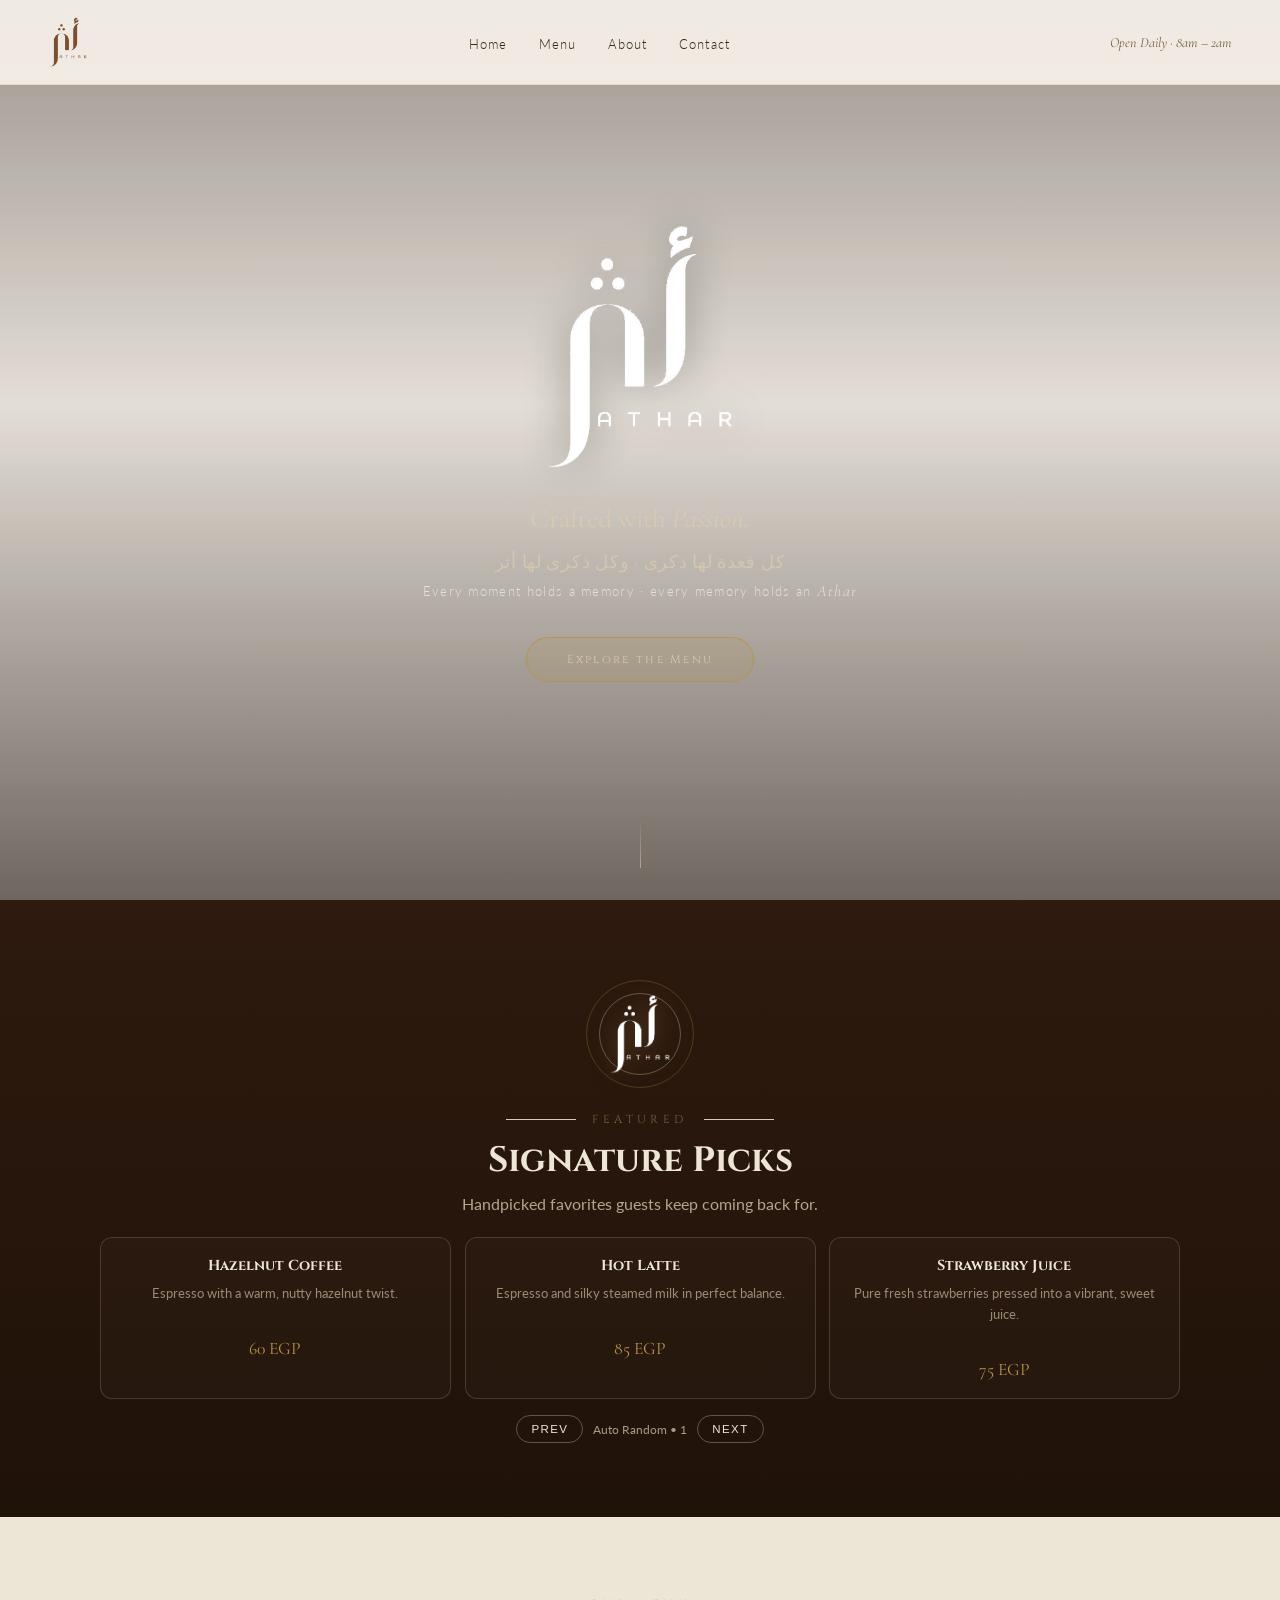
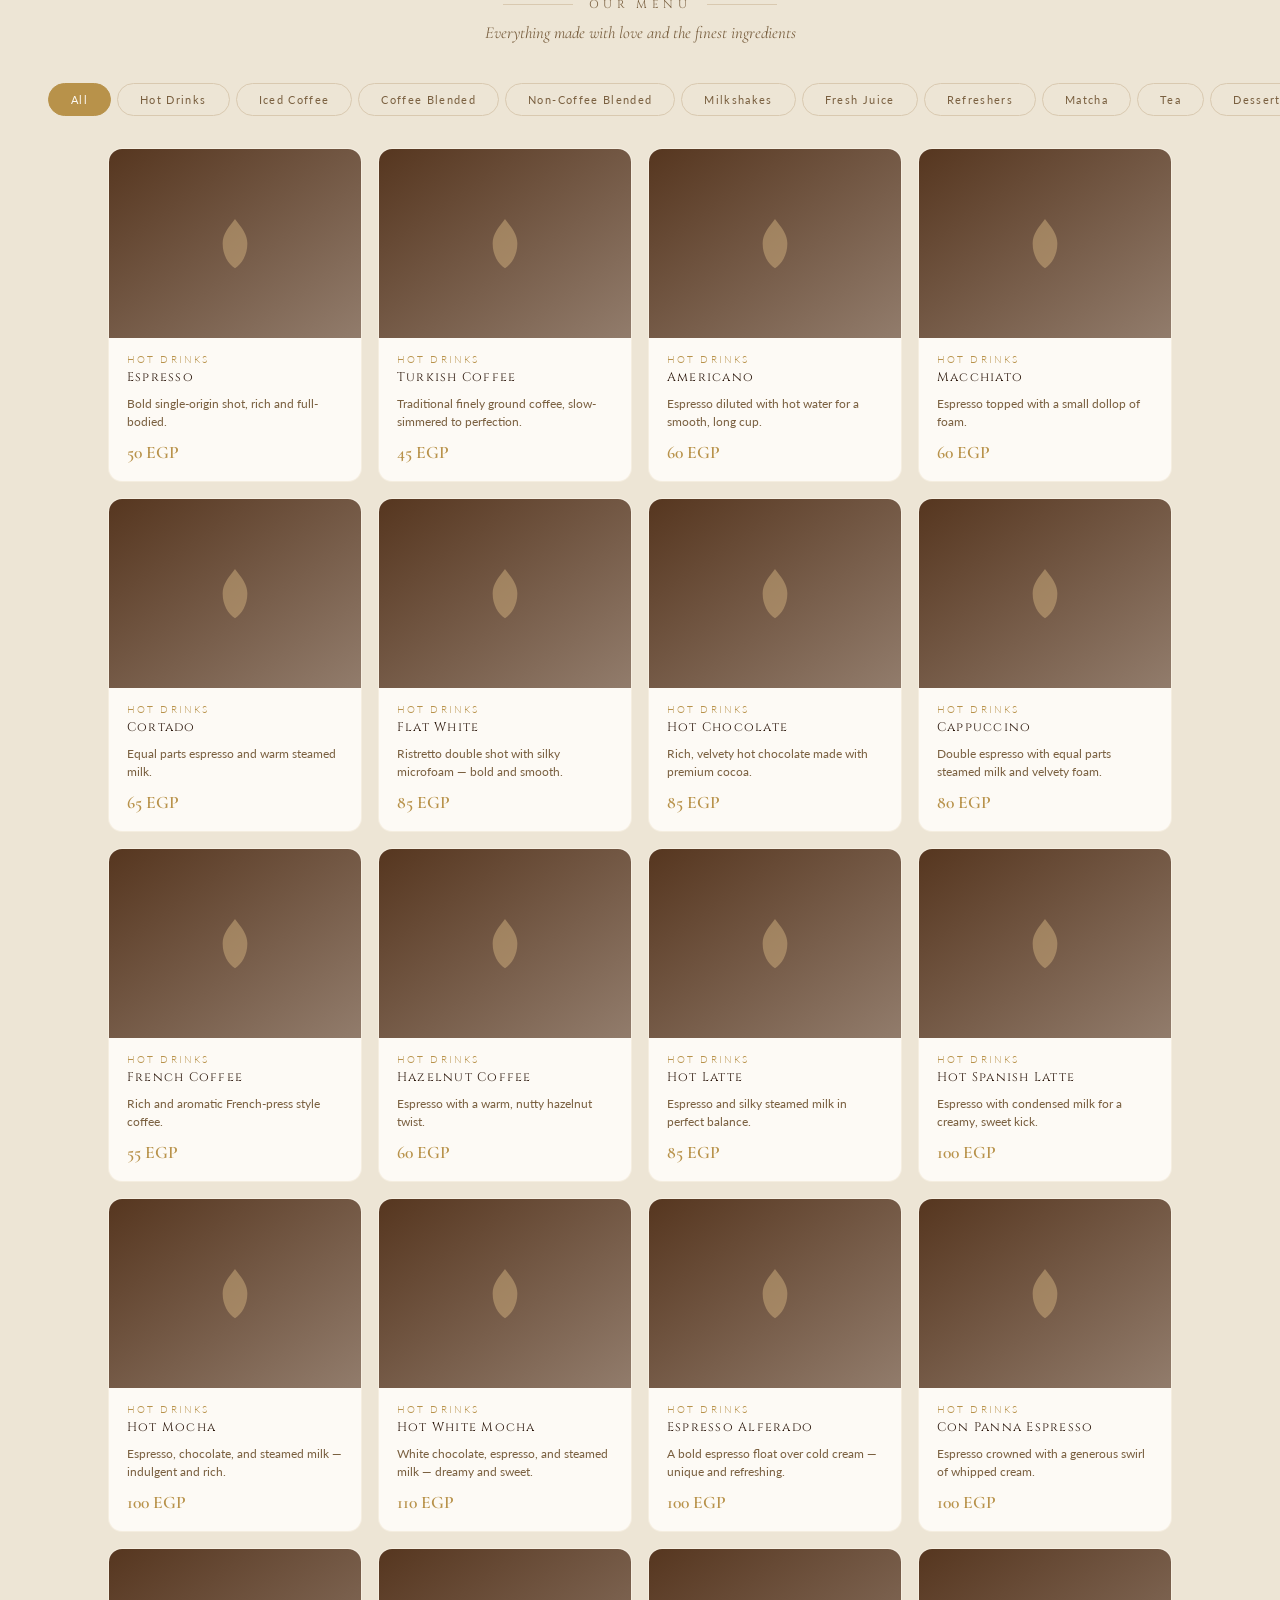
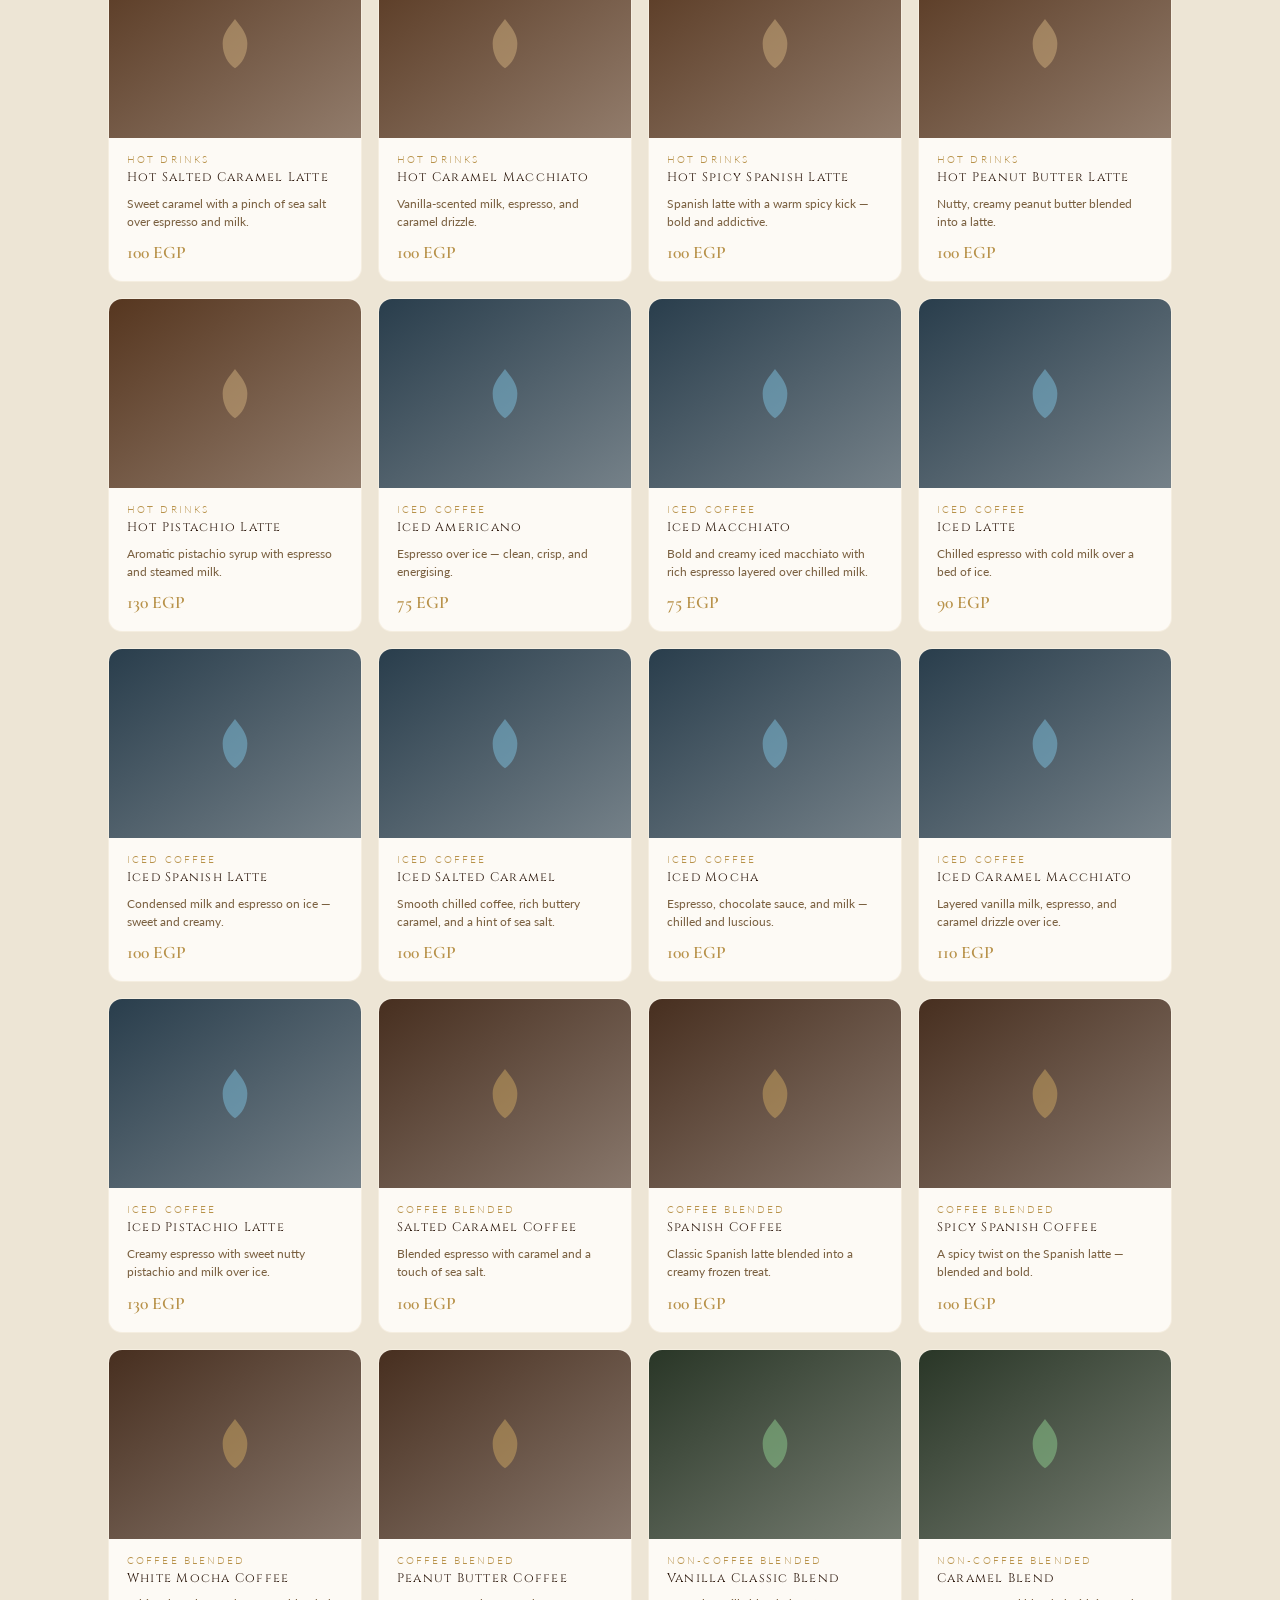
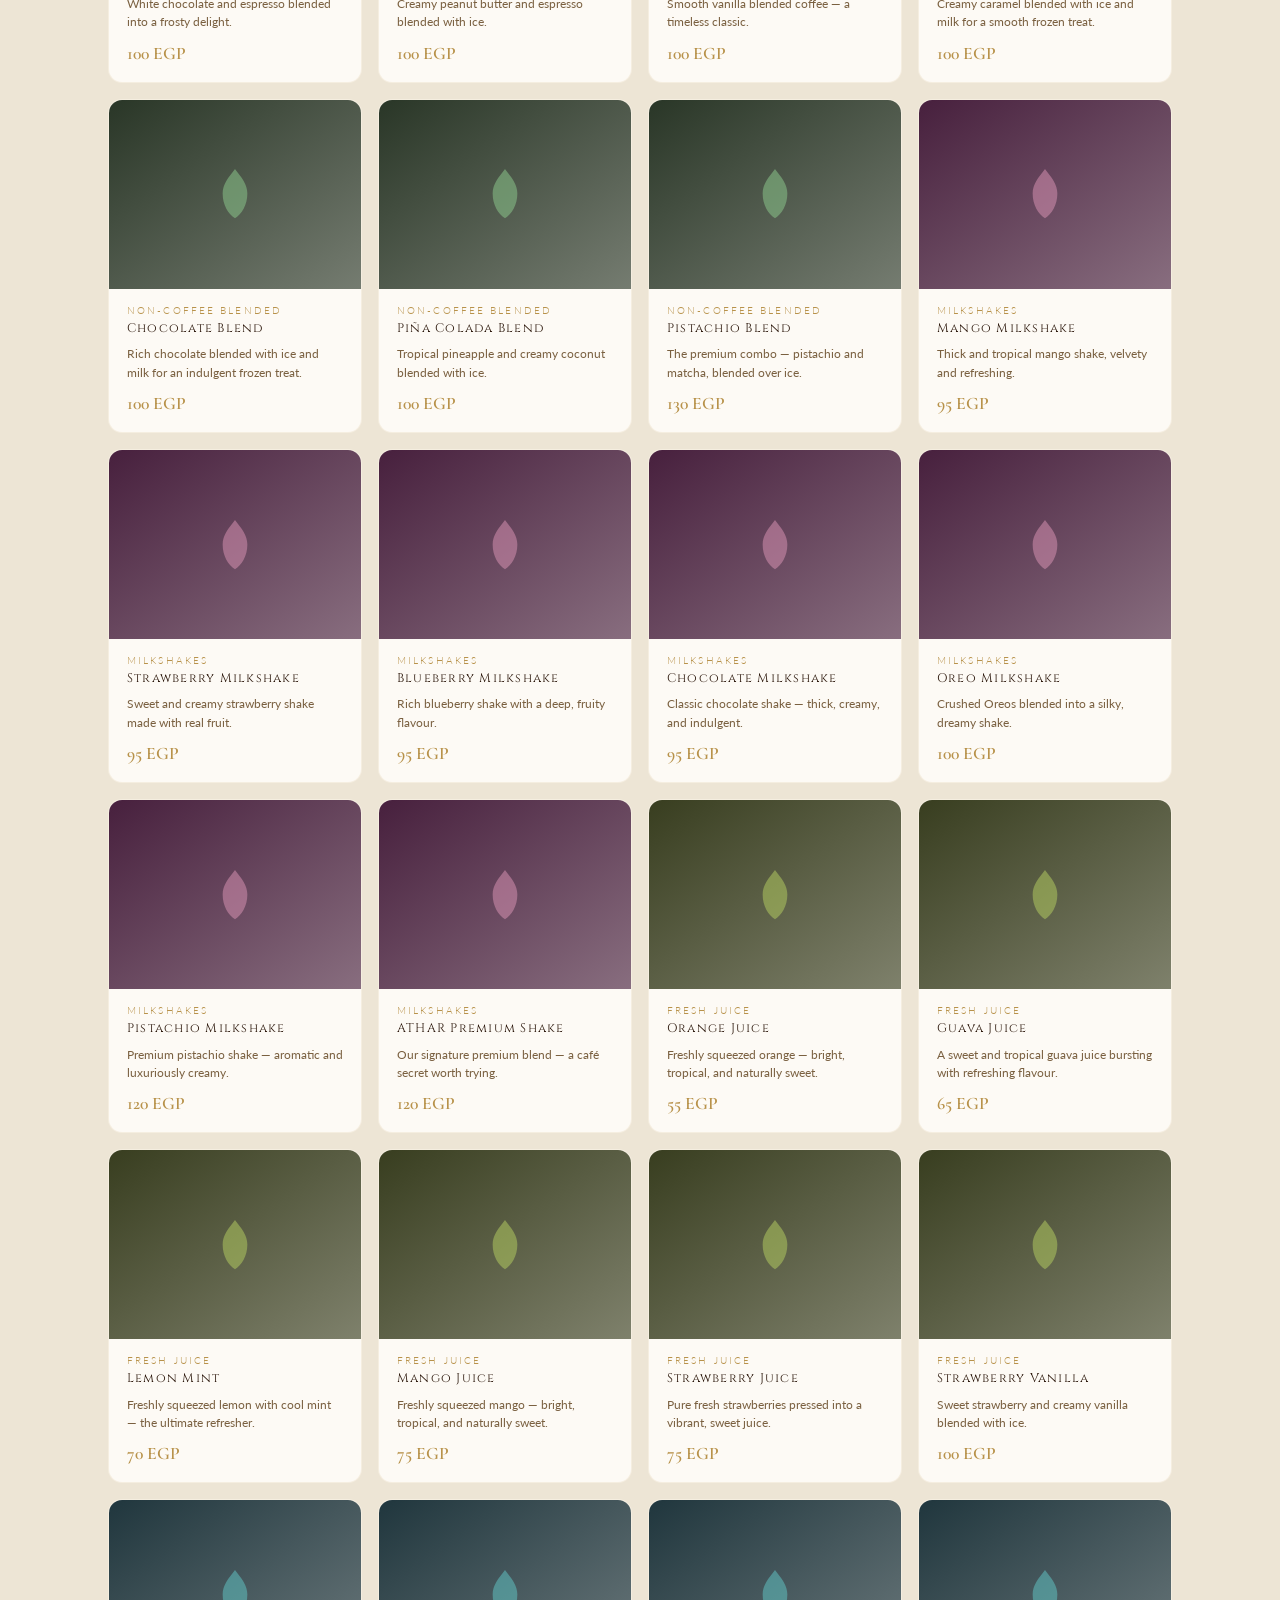
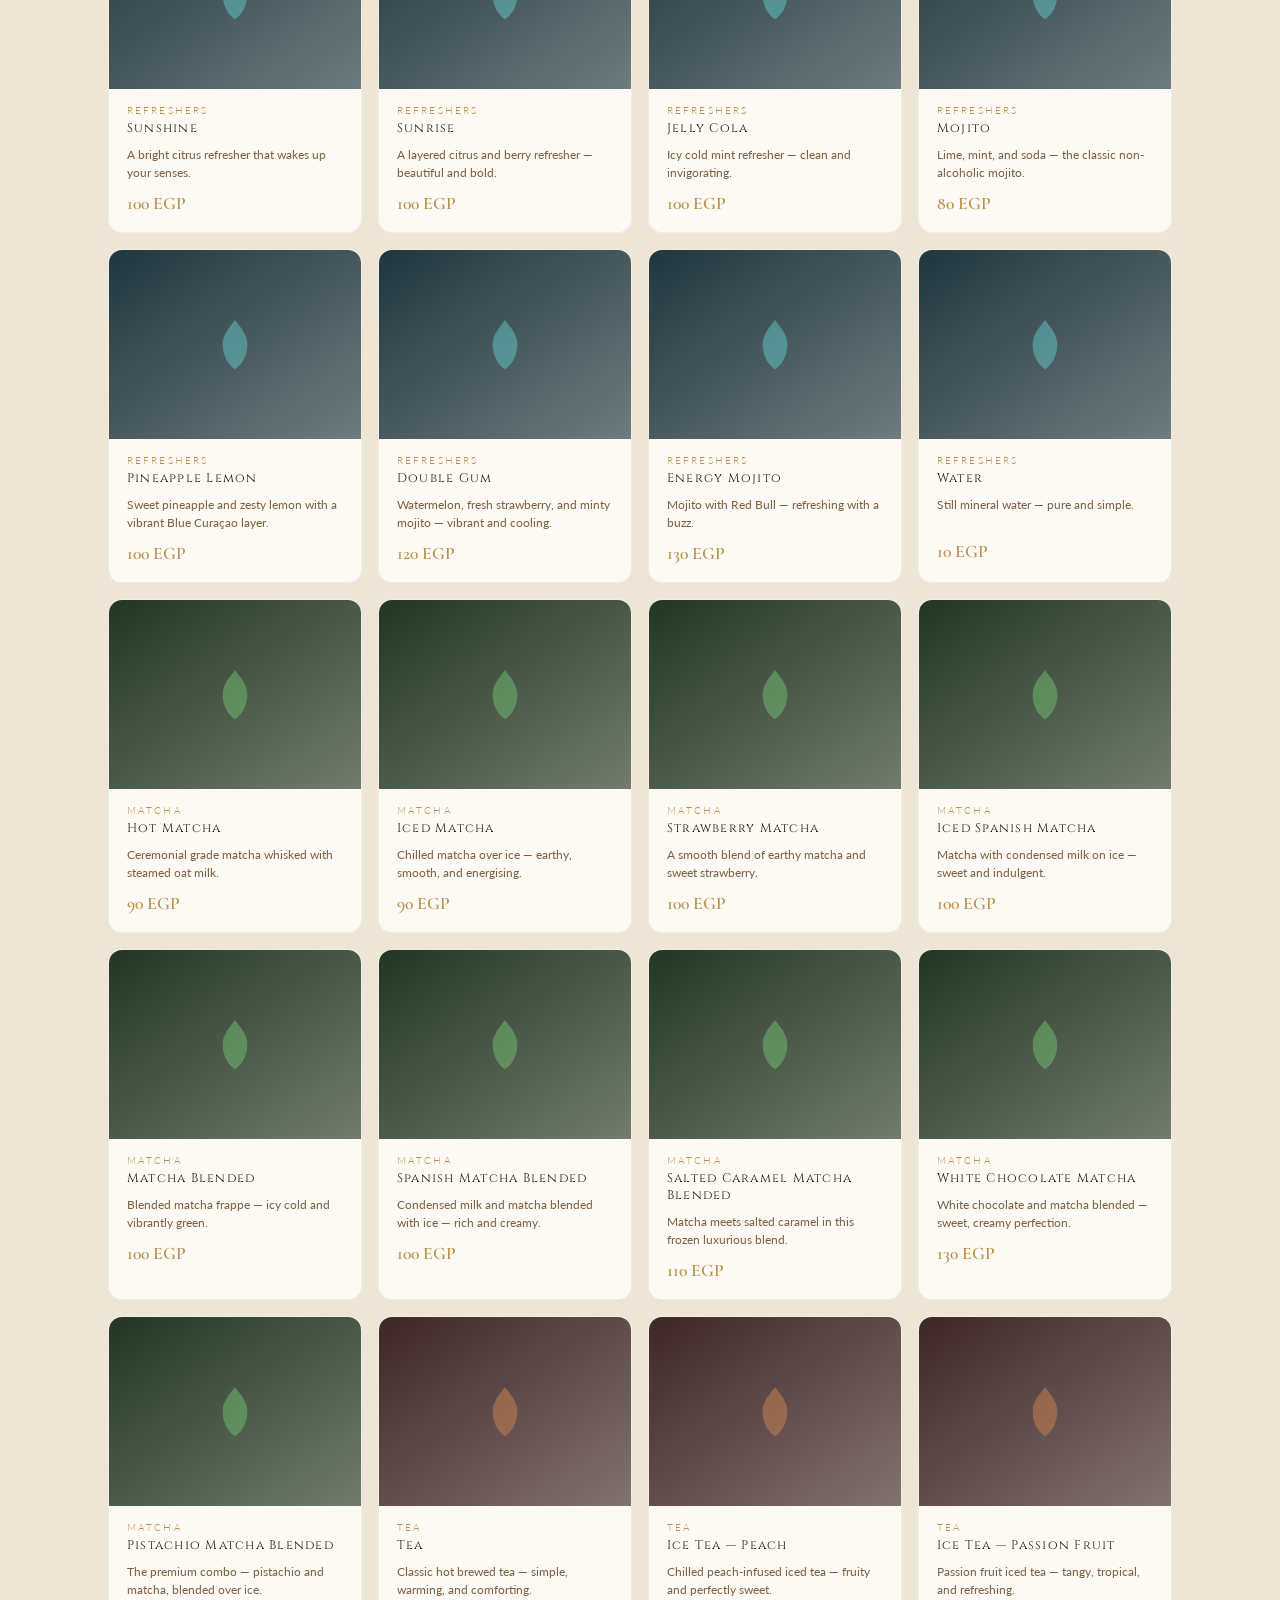
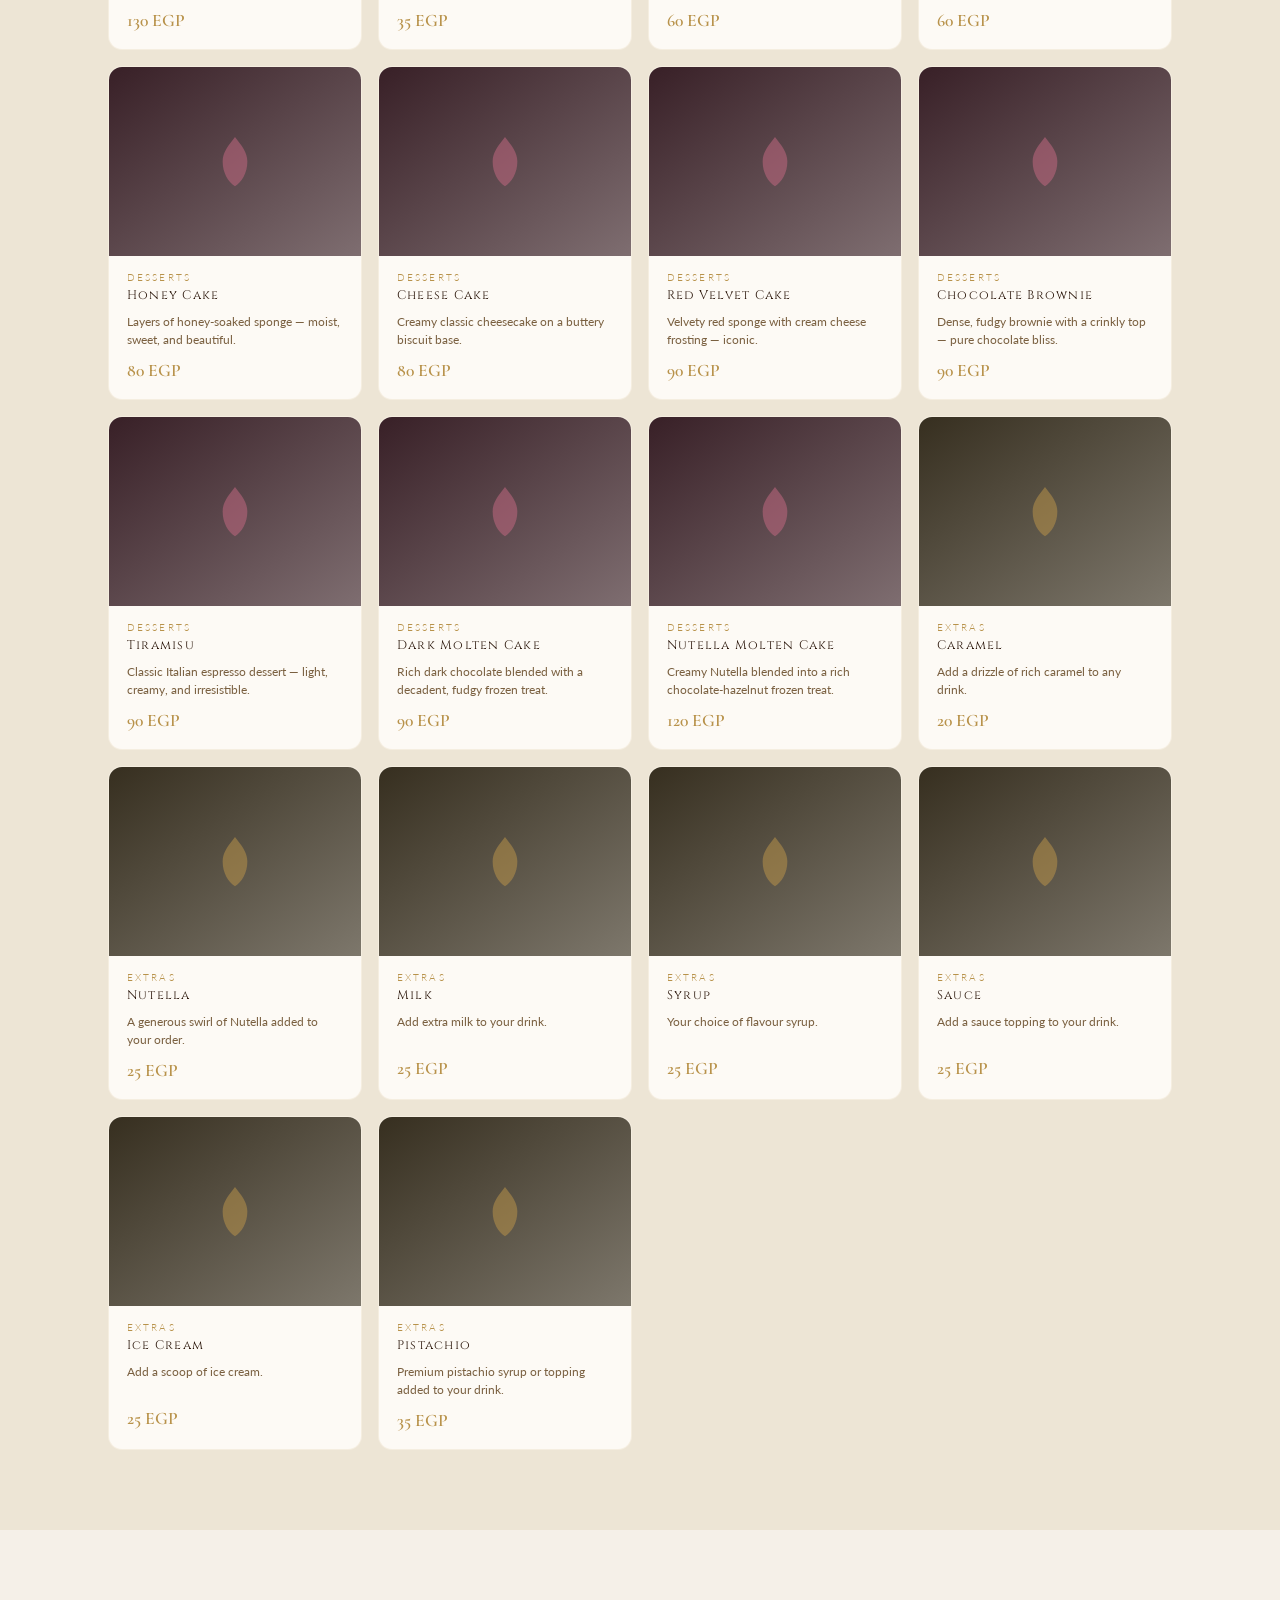
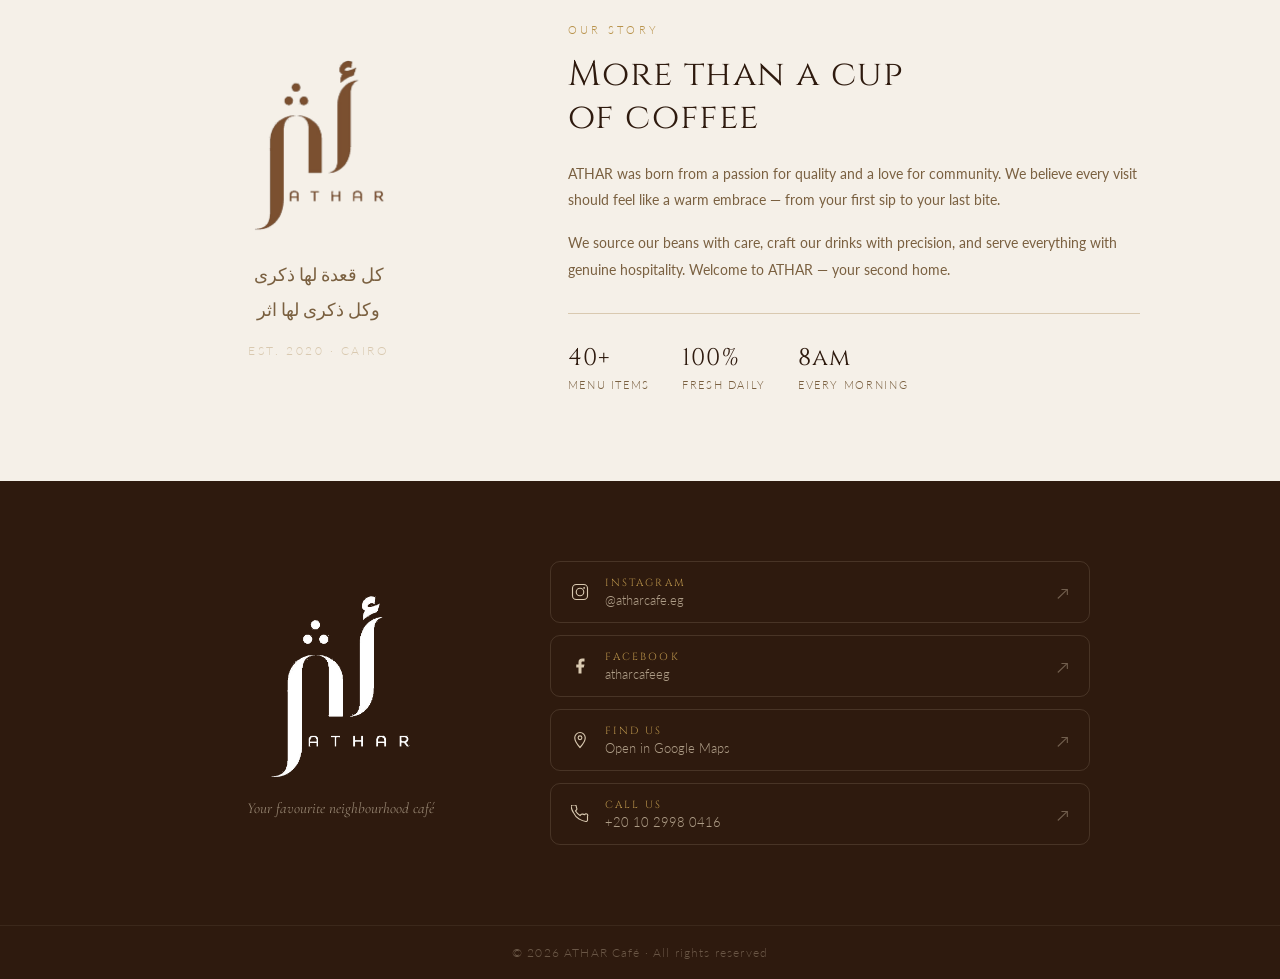
<file: index.html>
<!DOCTYPE html>
<html lang="en">
<head>
<meta charset="UTF-8" />
<meta name="viewport" content="width=device-width, initial-scale=1.0"/>
<title>ATHAR Café — Menu</title>
<link rel="preconnect" href="https://fonts.googleapis.com">
<link rel="preconnect" href="https://fonts.gstatic.com" crossorigin>
<link href="https://fonts.googleapis.com/css2?family=Cormorant+Garamond:ital,wght@0,300;0,400;0,600;1,300;1,400&family=Cinzel:wght@400;500&family=Lato:wght@300;400&display=swap" rel="stylesheet">
<link rel="stylesheet" href="style.css">
</head>
<body>

<!-- NAV -->
<nav id="navbar">
  <a href="#hero" class="nav-logo">
    <img src="athar-logo-brown-t.png" alt="ATHAR" class="nav-logo-img">
  </a>
  <button class="nav-toggle" id="navToggle" aria-label="Toggle menu" aria-expanded="false">☰</button>
  <ul class="nav-links">
    <li><a href="#hero">Home</a></li>
    <li><a href="#menu">Menu</a></li>
    <li><a href="#about">About</a></li>
    <li><a href="#contact">Contact</a></li>
  </ul>
  <span class="nav-hours">Open Daily · 8am – 2am</span>
</nav>
<div class="mobile-menu" id="mobileMenu">
  <a href="#hero">Home</a>
  <a href="#menu">Menu</a>
  <a href="#about">About</a>
  <a href="#contact">Contact</a>
</div>

<!-- HERO -->
<section class="hero" id="hero">
  <div class="hero-bg"></div>
  <div class="hero-content">
    <div class="hero-logo-img">
      <img src="athar-logo-light-t.png" alt="ATHAR Café">
    </div>
    <p class="hero-tagline">Crafted with <em>Passion.</em></p>
    <p class="hero-arabic">كل قعدة لها ذكرى · وكل ذكرى لها أثر</p>
    <p class="hero-sub">Every moment holds a memory · every memory holds an <em>Athar</em></p>
    <div class="hero-btns">
      <a href="#menu" class="btn-primary">Explore the Menu</a>
    </div>
  </div>
  <div class="hero-scroll"><span></span></div>
</section>

<!-- FEATURED -->
<section class="featured-section reveal" id="featured">
  <div class="featured-inner">
    <div class="featured-logo-wrap" aria-hidden="true">
      <span class="logo-ring ring-1"></span>
      <span class="logo-ring ring-2"></span>
      <img src="athar-logo-light-t.png" alt="" class="featured-logo-animated">
    </div>
    <div class="section-label"><span>Featured</span></div>
    <h2>Signature Picks</h2>
    <p>Handpicked favorites guests keep coming back for.</p>
    <div class="featured-grid" id="featuredGrid"></div>
    <div class="featured-controls">
      <button id="featuredPrev" class="featured-btn" aria-label="Previous featured items">Prev</button>
      <span id="featuredStatus" class="featured-status">1 / 1</span>
      <button id="featuredNext" class="featured-btn" aria-label="Next featured items">Next</button>
    </div>
  </div>
</section>

<!-- MENU -->
<section class="menu-section reveal" id="menu">
  <div class="menu-header">
    <div class="section-label"><span>Our Menu</span></div>
    <p class="menu-sub">Everything made with love and the finest ingredients</p>
  </div>
  <div class="menu-tabs-wrapper">
    <div class="menu-tabs" id="menuTabs">
      <button class="tab active" data-cat="All">All</button>
      <button class="tab" data-cat="Hot Drinks">Hot Drinks</button>
      <button class="tab" data-cat="Iced Coffee">Iced Coffee</button>
      <button class="tab" data-cat="Coffee Blended">Coffee Blended</button>
      <button class="tab" data-cat="Non-Coffee Blended">Non-Coffee Blended</button>
      <button class="tab" data-cat="Milkshakes">Milkshakes</button>
      <button class="tab" data-cat="Fresh Juice">Fresh Juice</button>
      <button class="tab" data-cat="Refreshers">Refreshers</button>
      <button class="tab" data-cat="Matcha">Matcha</button>
      <button class="tab" data-cat="Tea">Tea</button>
      <button class="tab" data-cat="Desserts">Desserts</button>
      <button class="tab" data-cat="Extras">Extras</button>
    </div>
  </div>
  <div class="menu-grid" id="menuGrid"></div>
</section>

<!-- ABOUT -->
<section class="about-section reveal" id="about">
  <div class="about-inner">
    <div class="about-brand">
      <div class="about-logo-mark">
        <img src="athar-logo-brown-t.png" alt="ATHAR" class="about-logo-img">
      </div>
      <div class="about-arabic-block">
        <p>كل قعدة لها ذكرى</p>
        <p>وكل ذكرى لها اثر</p>
      </div>
      <p class="about-est">Est. 2020 · Cairo</p>
    </div>
    <div class="about-content">
      <p class="eyebrow">Our Story</p>
      <h2>More than a cup<br>of coffee</h2>
      <p>ATHAR was born from a passion for quality and a love for community. We believe every visit should feel like a warm embrace — from your first sip to your last bite.</p>
      <p>We source our beans with care, craft our drinks with precision, and serve everything with genuine hospitality. Welcome to ATHAR — your second home.</p>
      <div class="about-stats">
        <div class="stat"><span class="stat-num">40+</span><span class="stat-label">Menu Items</span></div>
        <div class="stat"><span class="stat-num">100%</span><span class="stat-label">Fresh Daily</span></div>
        <div class="stat"><span class="stat-num">8am</span><span class="stat-label">Every Morning</span></div>
      </div>
    </div>
  </div>
</section>

<!-- CONTACT -->
<section class="contact-section reveal" id="contact">
  <div class="contact-inner">
    <div class="contact-brand">
      <img src="athar-logo-light-t.png" alt="ATHAR" class="contact-logo-img">
      <p>Your favourite neighbourhood café</p>
    </div>
    <div class="contact-links">
      <a href="https://www.instagram.com/atharcafe.eg" target="_blank" class="contact-link">
        <svg width="18" height="18" viewBox="0 0 24 24" fill="none" stroke="currentColor" stroke-width="1.5"><rect x="2" y="2" width="20" height="20" rx="5"/><circle cx="12" cy="12" r="5"/><circle cx="17.5" cy="6.5" r="1.2" fill="currentColor" stroke="none"/></svg>
        <div><span class="cl-platform">Instagram</span><span class="cl-handle">@atharcafe.eg</span></div>
        <span class="cl-arrow">↗</span>
      </a>
      <a href="https://www.facebook.com/atharcafeeg/" target="_blank" class="contact-link">
        <svg width="18" height="18" viewBox="0 0 24 24" fill="currentColor"><path d="M18 2h-3a5 5 0 0 0-5 5v3H7v4h3v8h4v-8h3l1-4h-4V7a1 1 0 0 1 1-1h3z"/></svg>
        <div><span class="cl-platform">Facebook</span><span class="cl-handle">atharcafeeg</span></div>
        <span class="cl-arrow">↗</span>
      </a>
      <a href="https://www.google.com/maps/place/Athar+Caf%C3%A9/@29.8477397,31.3371203,17z" target="_blank" class="contact-link">
        <svg width="18" height="18" viewBox="0 0 24 24" fill="none" stroke="currentColor" stroke-width="1.5"><path d="M12 2C8.13 2 5 5.13 5 9c0 5.25 7 13 7 13s7-7.75 7-13c0-3.87-3.13-7-7-7z"/><circle cx="12" cy="9" r="2.5"/></svg>
        <div><span class="cl-platform">Find Us</span><span class="cl-handle">Open in Google Maps</span></div>
        <span class="cl-arrow">↗</span>
      </a>
      <a href="tel:+201029980416" class="contact-link">
        <svg width="18" height="18" viewBox="0 0 24 24" fill="none" stroke="currentColor" stroke-width="1.5"><path d="M22 16.92v3a2 2 0 01-2.18 2 19.79 19.79 0 01-8.63-3.07A19.5 19.5 0 013.07 9.81 19.79 19.79 0 01.06 1.2 2 2 0 012 0h3a2 2 0 012 1.72c.127.96.361 1.903.7 2.81a2 2 0 01-.45 2.11L6.09 7.91a16 16 0 006 6l1.27-1.27a2 2 0 012.11-.45c.907.339 1.85.573 2.81.7A2 2 0 0122 14.92z"/></svg>
        <div><span class="cl-platform">Call Us</span><span class="cl-handle">+20 10 2998 0416</span></div>
        <span class="cl-arrow">↗</span>
      </a>
    </div>
  </div>
</section>

<footer>
  <p>© 2026 ATHAR Café · All rights reserved</p>
</footer>
<button id="backToTop" class="back-top" aria-label="Back to top">↑</button>

<script src="script.js"></script>
</body>
</html>
</file>
<file: style.css>
/* ── RESET & VARIABLES ── */
*, *::before, *::after { box-sizing: border-box; margin: 0; padding: 0; }

:root {
  --cream:      #f5f0e8;
  --beige:      #ede5d5;
  --sand:       #d9c9b0;
  --gold:       #b8924a;
  --dark-gold:  #8a6a2e;
  --brown:      #5c3d1e;
  --dark-brown: #2e1a0e;
  --text:       #3a2810;
  --muted:      #7a6040;
  --white:      #fdfaf5;
}

html { scroll-behavior: smooth; }

body {
  font-family: 'Lato', sans-serif;
  background: var(--cream);
  color: var(--text);
  overflow-x: hidden;
}

/* ── NAV ── */
nav {
  position: fixed; top: 0; left: 0; right: 0; z-index: 100;
  display: flex; align-items: center; justify-content: space-between;
  padding: 16px 48px;
  background: rgba(245,240,232,0.94);
  backdrop-filter: blur(12px);
  border-bottom: 1px solid rgba(184,146,74,0.18);
  transition: padding 0.3s;
}

nav.scrolled { padding: 12px 48px; }
.nav-toggle {
  display: none;
  border: 1px solid rgba(184,146,74,0.3);
  background: transparent;
  color: var(--text);
  border-radius: 8px;
  width: 36px;
  height: 36px;
  cursor: pointer;
}

.nav-logo {
  text-decoration: none;
  display: flex; align-items: center;
}
.nav-logo-img {
  height: 52px;
  width: auto;
  object-fit: contain;
  transition: opacity 0.3s;
}
.nav-logo-img:hover { opacity: 0.75; }

.nav-links { display: flex; gap: 32px; list-style: none; }
.nav-links a {
  font-family: 'Lato', sans-serif; font-weight: 300;
  font-size: 0.82rem; letter-spacing: 0.08em;
  color: var(--text); text-decoration: none;
  transition: color 0.3s;
}
.nav-links a:hover { color: var(--gold); }

.nav-hours {
  font-family: 'Cormorant Garamond', serif; font-style: italic;
  font-size: 0.88rem; color: var(--muted);
}

/* ── HERO ── */
.hero {
  position: relative; height: 100vh; min-height: 640px;
  display: flex; align-items: center; justify-content: center;
  text-align: center; overflow: hidden;
}

.hero-bg {
  position: absolute; inset: 0;
  background-color: #2e1a0e;
  background:
    linear-gradient(to bottom, rgba(20,10,3,0.4) 0%, rgba(20,10,3,0.08) 45%, rgba(20,10,3,0.6) 100%),
    url('https://images.unsplash.com/photo-1495474472287-4d71bcdd2085?w=1800&q=85') center/cover no-repeat;
  transform: scale(1.05);
  animation: heroZoom 14s ease-out forwards;
}
@keyframes heroZoom { to { transform: scale(1); } }

.hero-content { position: relative; z-index: 2; padding: 0 20px; }

.hero-logo-img {
  width: min(200px, 42vw);
  margin: 0 auto 24px;
  opacity: 0; animation: fadeUp 1s 0.3s ease forwards;
}
.hero-logo-img img {
  width: 100%; height: auto; object-fit: contain;
  filter: drop-shadow(0 2px 20px rgba(0,0,0,0.35));
}

.hero-tagline {
  font-family: 'Cormorant Garamond', serif;
  font-size: clamp(1.2rem, 2.8vw, 1.7rem);
  color: var(--sand); margin: 10px 0 16px;
  opacity: 0; animation: fadeUp 1s 0.55s ease forwards;
}
.hero-tagline em { font-style: italic; }

.hero-arabic {
  font-family: 'Cormorant Garamond', serif;
  font-size: clamp(0.95rem, 1.8vw, 1.15rem);
  color: rgba(217,201,176,0.8); letter-spacing: 0.04em;
  margin-bottom: 8px;
  opacity: 0; animation: fadeUp 1s 0.85s ease forwards;
}

.hero-sub {
  font-family: 'Lato', sans-serif; font-weight: 300;
  font-size: 0.82rem; letter-spacing: 0.1em;
  color: rgba(253,250,245,0.65); margin-bottom: 36px;
  opacity: 0; animation: fadeUp 1s 0.95s ease forwards;
}
.hero-sub em { font-style: italic; font-family: 'Cormorant Garamond', serif; font-size: 1rem; }

.hero-btns { opacity: 0; animation: fadeUp 1s 1.1s ease forwards; }
.hero-btns {
  display: flex;
  justify-content: center;
  gap: 10px;
}

.btn-primary {
  font-family: 'Cinzel', serif; font-size: 0.72rem;
  letter-spacing: 0.2em; padding: 14px 40px;
  border: 1px solid rgba(184,146,74,0.8);
  background: rgba(184,146,74,0.15);
  color: var(--sand); border-radius: 50px;
  text-decoration: none; backdrop-filter: blur(6px);
  transition: all 0.35s;
}
.btn-primary:hover {
  background: var(--gold); color: var(--white);
  border-color: var(--gold);
}
.btn-secondary {
  font-family: 'Cinzel', serif; font-size: 0.72rem;
  letter-spacing: 0.2em; padding: 14px 30px;
  border: 1px solid rgba(217,201,176,0.45);
  color: var(--beige);
  border-radius: 50px;
  text-decoration: none;
  transition: all 0.3s;
}
.btn-secondary:hover {
  border-color: var(--gold);
  color: var(--gold);
  background: rgba(0,0,0,0.2);
}

.hero-scroll {
  position: absolute; bottom: 32px; left: 50%;
  transform: translateX(-50%); z-index: 2;
  opacity: 0; animation: fadeUp 1s 1.5s ease forwards;
}
.hero-scroll span {
  display: block; width: 1px; height: 50px;
  background: linear-gradient(to bottom, transparent, rgba(217,201,176,0.6));
  margin: 0 auto;
  animation: scrollPulse 2s ease-in-out infinite;
}
@keyframes scrollPulse {
  0%, 100% { transform: scaleY(1); opacity: 0.6; }
  50% { transform: scaleY(0.5); opacity: 1; }
}

@keyframes fadeUp {
  from { opacity: 0; transform: translateY(24px); }
  to   { opacity: 1; transform: translateY(0); }
}

/* ── SECTION SHARED ── */
.section-label {
  display: flex; align-items: center; gap: 16px;
  justify-content: center; margin-bottom: 10px;
}
.section-label::before, .section-label::after {
  content: ''; flex: 1; max-width: 70px;
  height: 1px; background: var(--sand);
}
.section-label span {
  font-family: 'Cinzel', serif; font-size: 0.72rem;
  letter-spacing: 0.38em; color: var(--muted); text-transform: uppercase;
}

/* ── MENU SECTION ── */
.menu-section { background: var(--beige); padding: 80px 0 80px; }

.menu-header { text-align: center; padding: 0 48px 40px; }
.menu-sub {
  font-family: 'Cormorant Garamond', serif; font-style: italic;
  font-size: 1.05rem; color: var(--muted); margin-top: 6px;
}
.menu-controls {
  display: flex;
  justify-content: center;
  gap: 10px;
  flex-wrap: wrap;
  margin-top: 18px;
}
.menu-controls input,
.menu-controls select {
  border: 1px solid rgba(184,146,74,0.35);
  background: var(--white);
  color: var(--text);
  border-radius: 10px;
  padding: 10px 12px;
  font-size: 0.8rem;
  min-width: 180px;
}

/* Tabs — scrollable strip */
.menu-tabs-wrapper {
  overflow-x: auto; padding: 0 48px 32px;
  scrollbar-width: none;
}
.menu-tabs-wrapper::-webkit-scrollbar { display: none; }

.menu-tabs {
  display: flex; gap: 6px;
  width: max-content; margin: 0 auto;
}

.tab {
  font-family: 'Lato', sans-serif; font-size: 0.7rem;
  font-weight: 400; letter-spacing: 0.12em;
  white-space: nowrap; padding: 9px 22px;
  border: 1px solid var(--sand); border-radius: 50px;
  background: transparent; color: var(--muted);
  cursor: pointer; transition: all 0.25s;
}
.tab:hover:not(.active) { border-color: var(--gold); color: var(--gold); }
.tab.active { background: var(--gold); border-color: var(--gold); color: var(--white); }

/* Menu grid */
.menu-grid {
  display: grid;
  grid-template-columns: repeat(auto-fill, minmax(220px, 1fr));
  gap: 16px; padding: 0 48px;
  max-width: 1160px; margin: 0 auto;
}

.menu-card {
  background: var(--white);
  border-radius: 14px; overflow: hidden;
  border: 1px solid rgba(184,146,74,0.12);
  transition: transform 0.3s, box-shadow 0.3s;
  animation: cardIn 0.4s ease both;
}
@keyframes cardIn {
  from { opacity: 0; transform: translateY(16px); }
  to   { opacity: 1; transform: translateY(0); }
}
.menu-card:hover {
  transform: translateY(-5px);
  box-shadow: 0 16px 36px rgba(92,61,30,0.13);
}

.card-thumb {
  width: 100%; aspect-ratio: 4/3;
  display: flex; align-items: center; justify-content: center;
  overflow: hidden; position: relative;
}
.card-img {
  width: 100%; height: 100%;
  object-fit: cover;
  transition: transform 0.5s ease;
  display: block;
}
.menu-card:hover .card-img { transform: scale(1.07); }
.card-thumb svg { opacity: 0.55; }

.card-body { padding: 16px 18px 18px; }

.card-cat {
  font-family: 'Lato', sans-serif; font-weight: 300;
  font-size: 0.6rem; letter-spacing: 0.22em;
  text-transform: uppercase; color: var(--gold);
  margin-bottom: 5px;
}

.card-name {
  font-family: 'Cinzel', serif; font-size: 0.78rem;
  font-weight: 400; letter-spacing: 0.1em;
  color: var(--dark-brown); margin-bottom: 7px;
  line-height: 1.35;
}

.card-desc {
  font-size: 0.73rem; color: var(--muted);
  line-height: 1.55; margin-bottom: 12px;
  min-height: 34px;
}

.card-price {
  font-family: 'Cormorant Garamond', serif;
  font-size: 1.1rem; font-weight: 600; color: var(--gold);
}

.featured-section {
  background: linear-gradient(180deg, var(--dark-brown), #1f1209);
  color: var(--beige);
  padding: 74px 48px;
}
.featured-inner {
  max-width: 1080px;
  margin: 0 auto;
  text-align: center;
}
.featured-logo-wrap {
  position: relative;
  width: 120px;
  height: 120px;
  margin: 0 auto 18px;
  display: grid;
  place-items: center;
}
.featured-logo-animated {
  width: 64px;
  height: auto;
  filter: drop-shadow(0 0 12px rgba(184,146,74,0.4));
  animation: logoFloat 3.2s ease-in-out infinite;
}
.logo-ring {
  position: absolute;
  border: 1px solid rgba(217,201,176,0.35);
  border-radius: 50%;
  pointer-events: none;
}
.ring-1 {
  width: 82px;
  height: 82px;
  animation: spinSlow 11s linear infinite;
}
.ring-2 {
  width: 108px;
  height: 108px;
  border-color: rgba(184,146,74,0.28);
  animation: spinReverse 14s linear infinite;
}
.featured-inner h2 {
  font-family: 'Cinzel', serif;
  font-size: clamp(1.6rem, 3vw, 2.2rem);
  margin-bottom: 10px;
}
.featured-inner p {
  color: rgba(217,201,176,0.8);
  margin-bottom: 24px;
}
.featured-grid {
  display: grid;
  grid-template-columns: repeat(3, minmax(0, 1fr));
  gap: 14px;
  opacity: 0.65;
  transform: translateY(10px) scale(0.985);
  transition: opacity 0.45s ease, transform 0.45s ease;
}
.featured-grid.is-switching {
  opacity: 1;
  transform: translateY(0) scale(1);
}
.featured-card {
  border: 1px solid rgba(217,201,176,0.2);
  border-radius: 12px;
  padding: 18px;
  background: rgba(255,255,255,0.02);
  animation: featuredCardIn 0.55s ease both;
}
.featured-card h3 {
  font-family: 'Cinzel', serif;
  font-size: 0.9rem;
  margin-bottom: 8px;
}
.featured-card p {
  font-size: 0.82rem;
  line-height: 1.6;
  color: rgba(217,201,176,0.65);
}
.featured-card span {
  display: inline-block;
  margin-top: 10px;
  color: var(--gold);
  font-family: 'Cormorant Garamond', serif;
  font-size: 1.1rem;
}
.featured-controls {
  margin-top: 16px;
  display: flex;
  align-items: center;
  justify-content: center;
  gap: 10px;
}
.featured-btn {
  border: 1px solid rgba(217,201,176,0.35);
  background: transparent;
  color: var(--beige);
  border-radius: 999px;
  padding: 7px 14px;
  font-size: 0.72rem;
  letter-spacing: 0.12em;
  cursor: pointer;
  text-transform: uppercase;
}
.featured-btn:hover {
  border-color: var(--gold);
  color: var(--gold);
}
.featured-status {
  min-width: 68px;
  font-size: 0.78rem;
  color: rgba(217,201,176,0.75);
}
@keyframes featuredCardIn {
  from {
    opacity: 0;
    transform: translateY(14px) scale(0.96);
    filter: blur(2px);
  }
  to {
    opacity: 1;
    transform: translateY(0) scale(1);
    filter: blur(0);
  }
}
@keyframes logoFloat {
  0%, 100% { transform: translateY(0) scale(1); opacity: 0.92; }
  50% { transform: translateY(-5px) scale(1.03); opacity: 1; }
}
@keyframes spinSlow {
  from { transform: rotate(0deg); }
  to { transform: rotate(360deg); }
}
@keyframes spinReverse {
  from { transform: rotate(360deg); }
  to { transform: rotate(0deg); }
}

.mobile-menu {
  position: fixed;
  inset: 64px 16px auto 16px;
  background: rgba(245,240,232,0.97);
  border: 1px solid rgba(184,146,74,0.2);
  border-radius: 12px;
  z-index: 99;
  padding: 12px;
  display: none;
}
.mobile-menu a {
  display: block;
  padding: 10px 8px;
  color: var(--text);
  text-decoration: none;
  border-bottom: 1px solid rgba(184,146,74,0.15);
}
.mobile-menu a:last-child { border-bottom: none; }
.mobile-menu.open { display: block; }

.reveal {
  opacity: 1;
  transform: none;
  transition: opacity 0.5s ease, transform 0.5s ease;
}
.reveal.visible {
  opacity: 1;
  transform: translateY(0);
}

.back-top {
  position: fixed;
  right: 16px;
  bottom: 16px;
  width: 40px;
  height: 40px;
  border-radius: 50%;
  border: 1px solid rgba(184,146,74,0.45);
  background: rgba(46,26,14,0.9);
  color: var(--beige);
  cursor: pointer;
  display: none;
  z-index: 101;
}
.back-top.show { display: block; }

/* ── ABOUT ── */
.about-section { background: var(--cream); padding: 90px 48px; }

.about-inner {
  max-width: 1000px; margin: 0 auto;
  display: grid; grid-template-columns: 1fr 1.6fr;
  gap: 70px; align-items: center;
}

.about-brand { text-align: center; }
.about-logo-mark { margin-bottom: 20px; }
.about-logo-img {
  width: 140px; height: auto; object-fit: contain;
}

.about-arabic-block {
  font-family: 'Cormorant Garamond', serif;
  font-size: 1.15rem; color: var(--muted);
  line-height: 1.9; direction: rtl; margin-bottom: 16px;
}

.about-est {
  font-family: 'Lato', sans-serif; font-weight: 300;
  font-size: 0.72rem; letter-spacing: 0.22em;
  color: var(--sand); text-transform: uppercase;
}

.about-content .eyebrow {
  font-family: 'Lato', sans-serif; font-weight: 300;
  font-size: 0.68rem; letter-spacing: 0.3em;
  color: var(--gold); text-transform: uppercase; margin-bottom: 14px;
}

.about-content h2 {
  font-family: 'Cinzel', serif;
  font-size: clamp(1.6rem, 3vw, 2.2rem); font-weight: 400;
  letter-spacing: 0.04em; color: var(--dark-brown);
  line-height: 1.2; margin-bottom: 22px;
}

.about-content p {
  font-size: 0.9rem; line-height: 1.85;
  color: var(--muted); margin-bottom: 16px;
}

.about-stats {
  display: flex; gap: 32px; margin-top: 30px;
  padding-top: 28px; border-top: 1px solid var(--sand);
}
.stat { display: flex; flex-direction: column; gap: 4px; }
.stat-num {
  font-family: 'Cinzel', serif; font-size: 1.5rem;
  color: var(--dark-brown); letter-spacing: 0.05em;
}
.stat-label {
  font-family: 'Lato', sans-serif; font-weight: 300;
  font-size: 0.68rem; letter-spacing: 0.15em;
  color: var(--muted); text-transform: uppercase;
}

/* ── CONTACT ── */
.contact-section { background: var(--dark-brown); padding: 80px 48px; }

.contact-inner {
  max-width: 900px; margin: 0 auto;
  display: grid; grid-template-columns: 1fr 1.8fr;
  gap: 60px; align-items: center;
}

.contact-brand { text-align: center; }
.contact-logo-img {
  width: 150px; height: auto; object-fit: contain;
  margin-bottom: 16px; display: block; margin-left: auto; margin-right: auto;
}
.contact-brand p {
  font-family: 'Cormorant Garamond', serif; font-style: italic;
  font-size: 0.95rem; color: rgba(217,201,176,0.6);
}

.contact-links { display: flex; flex-direction: column; gap: 12px; }

.contact-link {
  display: flex; align-items: center; gap: 16px;
  padding: 14px 20px;
  border: 1px solid rgba(217,201,176,0.15);
  border-radius: 10px; text-decoration: none;
  color: var(--sand);
  transition: all 0.3s;
}
.contact-link:hover {
  border-color: var(--gold);
  background: rgba(184,146,74,0.1);
}
.contact-link div { flex: 1; display: flex; flex-direction: column; gap: 2px; }
.cl-platform {
  font-family: 'Cinzel', serif; font-size: 0.65rem;
  letter-spacing: 0.2em; color: var(--gold); text-transform: uppercase;
}
.cl-handle {
  font-family: 'Lato', sans-serif; font-weight: 300;
  font-size: 0.82rem; color: rgba(217,201,176,0.75);
}
.cl-arrow {
  font-size: 1rem; color: rgba(217,201,176,0.4);
  transition: color 0.3s, transform 0.3s;
}
.contact-link:hover .cl-arrow {
  color: var(--gold); transform: translate(2px,-2px);
}

/* ── FOOTER ── */
footer {
  background: var(--dark-brown);
  border-top: 1px solid rgba(217,201,176,0.08);
  padding: 20px 48px;
  text-align: center;
}
footer p {
  font-family: 'Lato', sans-serif; font-weight: 300;
  font-size: 0.72rem; letter-spacing: 0.1em;
  color: rgba(217,201,176,0.35);
}

/* ── RESPONSIVE ── */
@media (max-width: 900px) {
  nav { padding: 14px 24px; }
  .nav-links { display: none; }
  .nav-toggle { display: inline-flex; align-items: center; justify-content: center; }
  .nav-hours { font-size: 0.78rem; }
  .menu-section, .about-section, .contact-section { padding-left: 0; padding-right: 0; }
  .featured-section { padding: 60px 20px; }
  .featured-grid { grid-template-columns: 1fr; }
  .menu-header, .menu-tabs-wrapper { padding-left: 20px; padding-right: 20px; }
  .menu-grid { padding: 0 20px; grid-template-columns: repeat(auto-fill, minmax(160px, 1fr)); }
  .about-section { padding: 60px 24px; }
  .about-inner { grid-template-columns: 1fr; gap: 40px; }
  .contact-section { padding: 60px 24px; }
  .contact-inner { grid-template-columns: 1fr; gap: 40px; }
}
</file>
